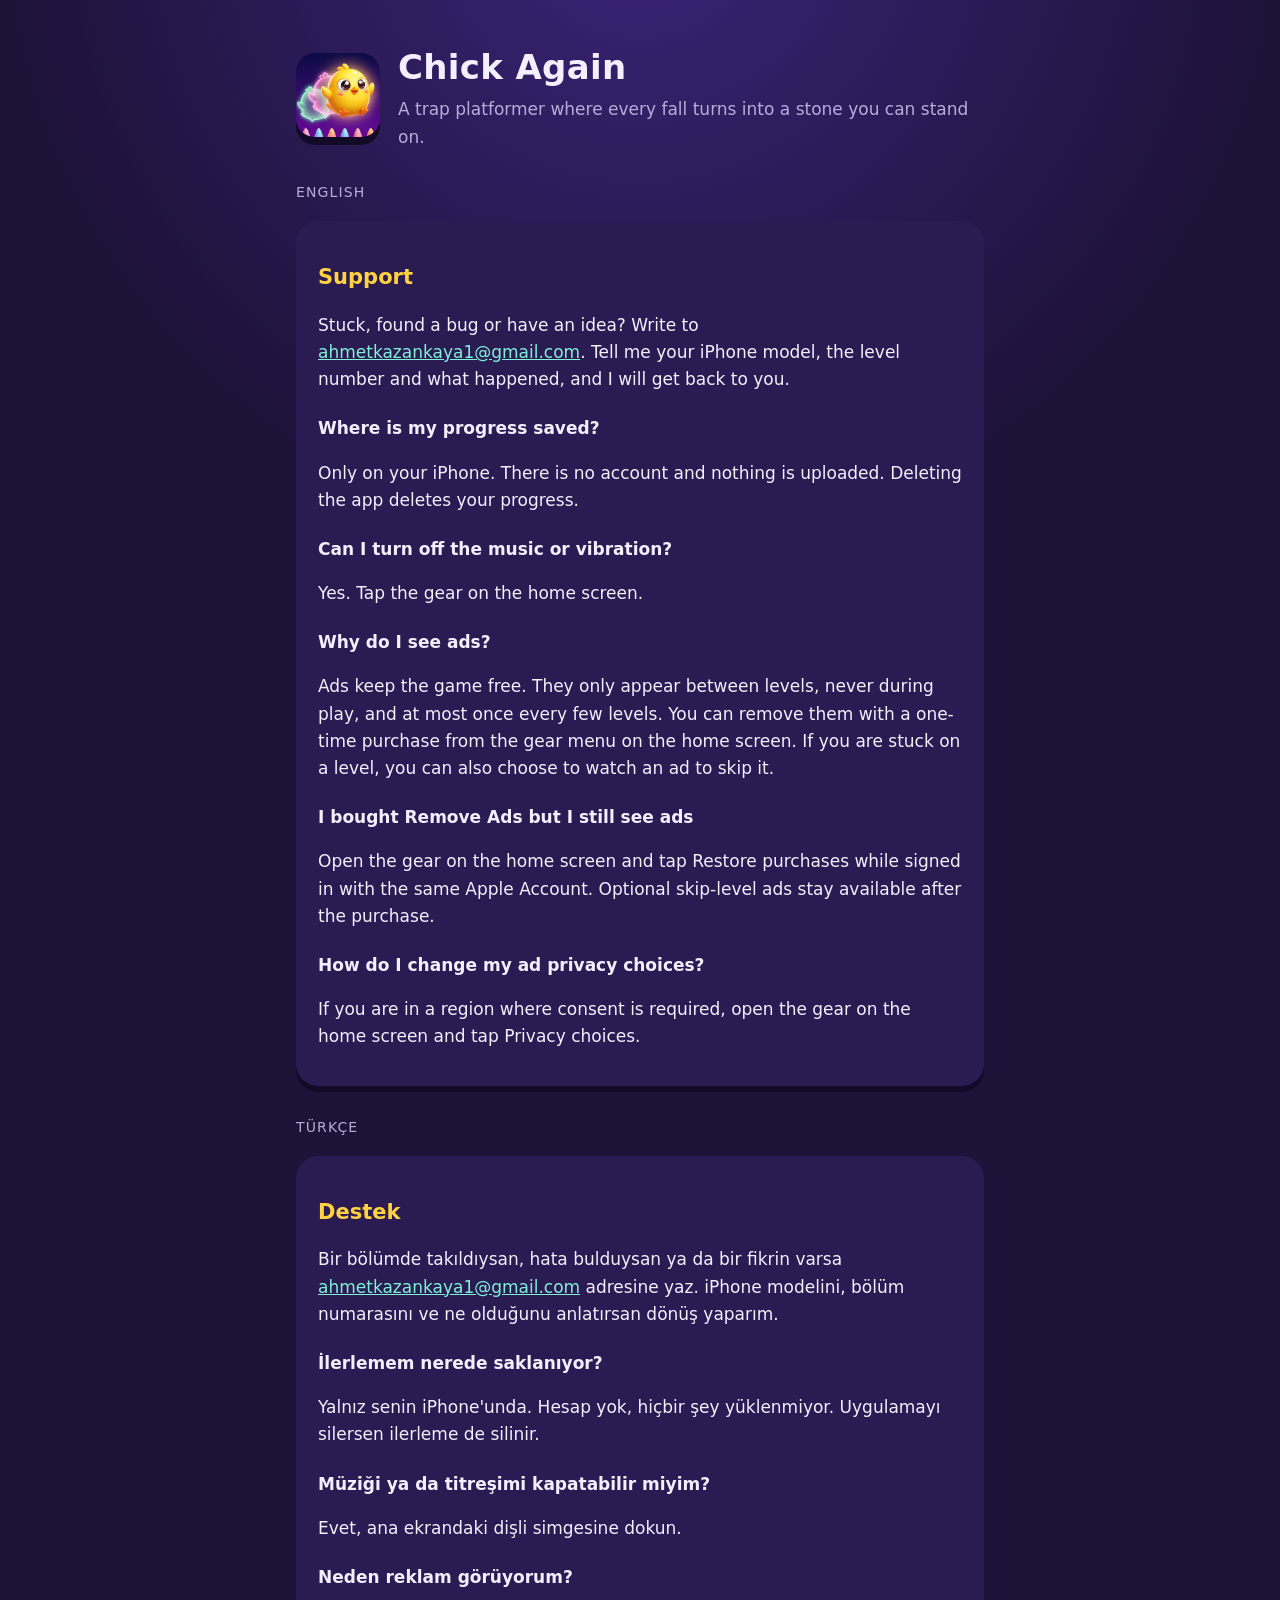
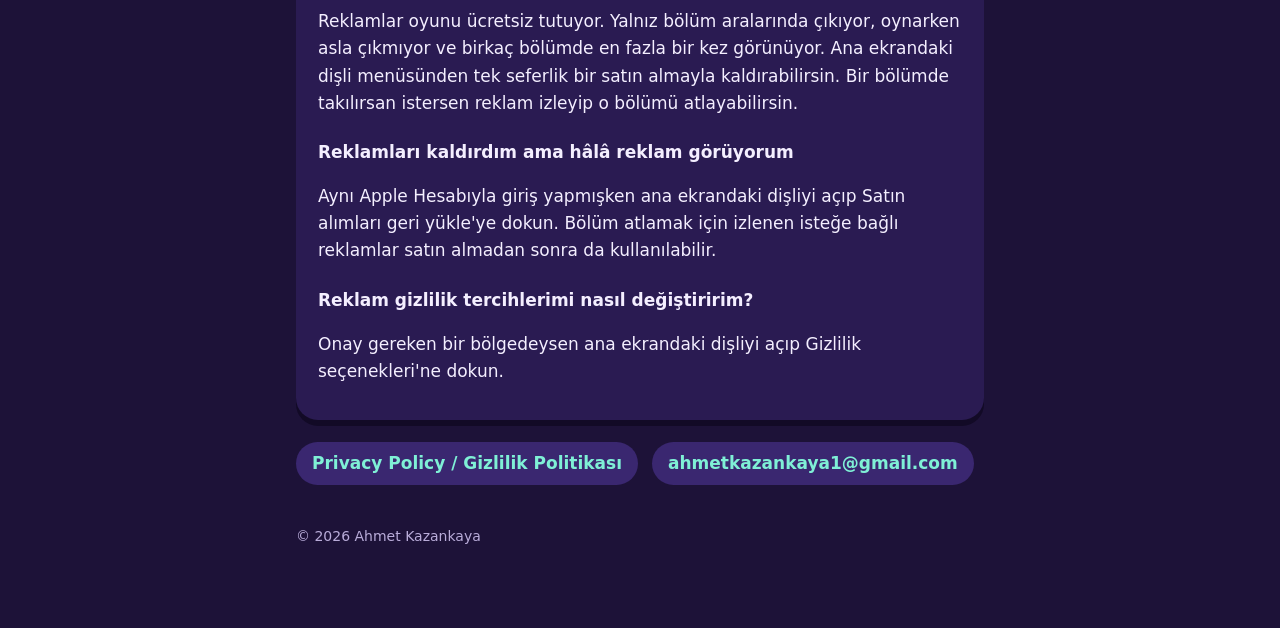
<file: index.html>
<!doctype html>
<html lang="en">
<head>
<meta charset="utf-8">
<meta name="viewport" content="width=device-width, initial-scale=1">
<title>Chick Again Support</title>
<meta name="description" content="Support and contact for Chick Again, a trap platformer for iPhone.">
<link rel="icon" href="icon.png">
<link rel="stylesheet" href="style.css">
</head>
<body>
<main>
  <header>
    <img src="icon.png" alt="Chick Again icon">
    <div>
      <h1>Chick Again</h1>
      <p>A trap platformer where every fall turns into a stone you can stand on.</p>
    </div>
  </header>

  <p class="lang">English</p>
  <section>
    <h2>Support</h2>
    <p>Stuck, found a bug or have an idea? Write to <a href="mailto:ahmetkazankaya1@gmail.com">ahmetkazankaya1@gmail.com</a>. Tell me your iPhone model, the level number and what happened, and I will get back to you.</p>
    <h3>Where is my progress saved?</h3>
    <p>Only on your iPhone. There is no account and nothing is uploaded. Deleting the app deletes your progress.</p>
    <h3>Can I turn off the music or vibration?</h3>
    <p>Yes. Tap the gear on the home screen.</p>
    <h3>Why do I see ads?</h3>
    <p>Ads keep the game free. They only appear between levels, never during play, and at most once every few levels. You can remove them with a one-time purchase from the gear menu on the home screen. If you are stuck on a level, you can also choose to watch an ad to skip it.</p>
    <h3>I bought Remove Ads but I still see ads</h3>
    <p>Open the gear on the home screen and tap Restore purchases while signed in with the same Apple Account. Optional skip-level ads stay available after the purchase.</p>
    <h3>How do I change my ad privacy choices?</h3>
    <p>If you are in a region where consent is required, open the gear on the home screen and tap Privacy choices.</p>
  </section>

  <p class="lang">Türkçe</p>
  <section>
    <h2>Destek</h2>
    <p>Bir bölümde takıldıysan, hata bulduysan ya da bir fikrin varsa <a href="mailto:ahmetkazankaya1@gmail.com">ahmetkazankaya1@gmail.com</a> adresine yaz. iPhone modelini, bölüm numarasını ve ne olduğunu anlatırsan dönüş yaparım.</p>
    <h3>İlerlemem nerede saklanıyor?</h3>
    <p>Yalnız senin iPhone'unda. Hesap yok, hiçbir şey yüklenmiyor. Uygulamayı silersen ilerleme de silinir.</p>
    <h3>Müziği ya da titreşimi kapatabilir miyim?</h3>
    <p>Evet, ana ekrandaki dişli simgesine dokun.</p>
    <h3>Neden reklam görüyorum?</h3>
    <p>Reklamlar oyunu ücretsiz tutuyor. Yalnız bölüm aralarında çıkıyor, oynarken asla çıkmıyor ve birkaç bölümde en fazla bir kez görünüyor. Ana ekrandaki dişli menüsünden tek seferlik bir satın almayla kaldırabilirsin. Bir bölümde takılırsan istersen reklam izleyip o bölümü atlayabilirsin.</p>
    <h3>Reklamları kaldırdım ama hâlâ reklam görüyorum</h3>
    <p>Aynı Apple Hesabıyla giriş yapmışken ana ekrandaki dişliyi açıp Satın alımları geri yükle'ye dokun. Bölüm atlamak için izlenen isteğe bağlı reklamlar satın almadan sonra da kullanılabilir.</p>
    <h3>Reklam gizlilik tercihlerimi nasıl değiştiririm?</h3>
    <p>Onay gereken bir bölgedeysen ana ekrandaki dişliyi açıp Gizlilik seçenekleri'ne dokun.</p>
  </section>

  <nav>
    <a href="privacy.html">Privacy Policy / Gizlilik Politikası</a>
    <a href="mailto:ahmetkazankaya1@gmail.com">ahmetkazankaya1@gmail.com</a>
  </nav>
  <footer>© 2026 Ahmet Kazankaya</footer>
</main>
</body>
</html>
</file>
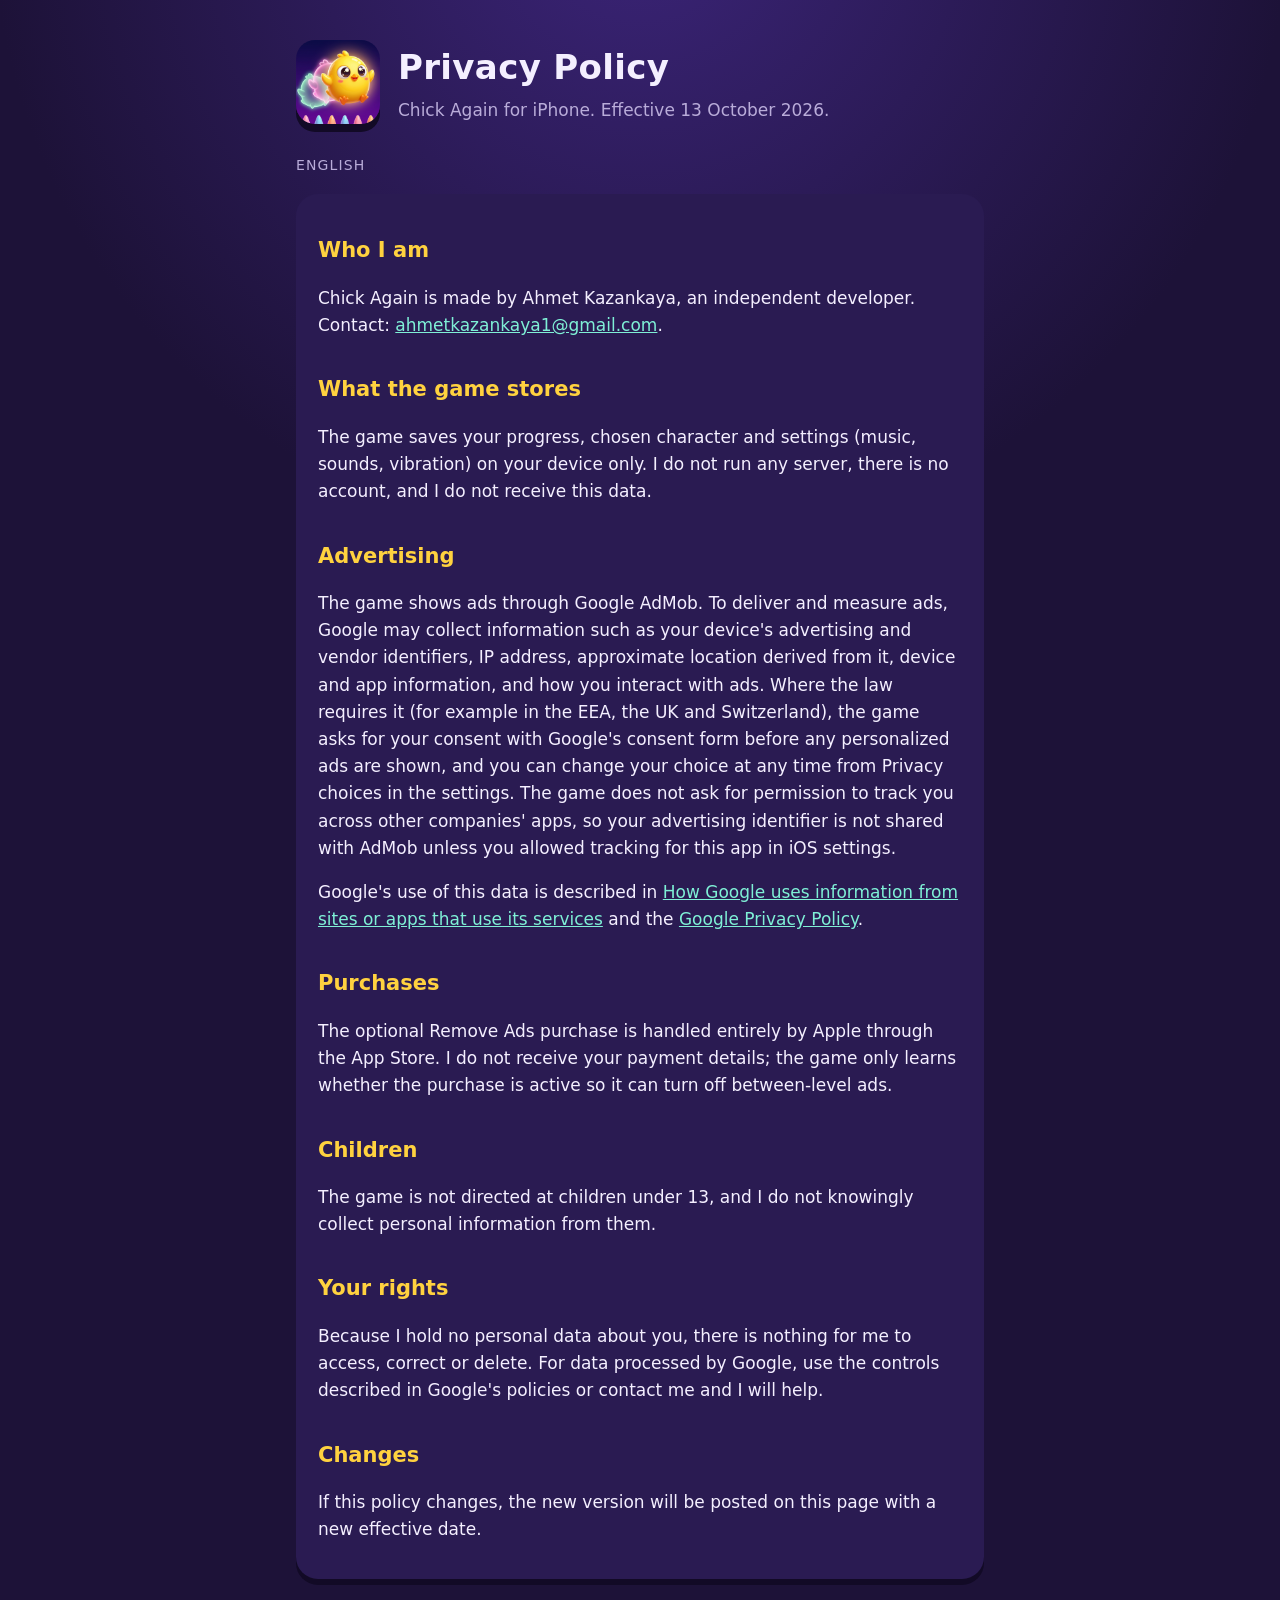
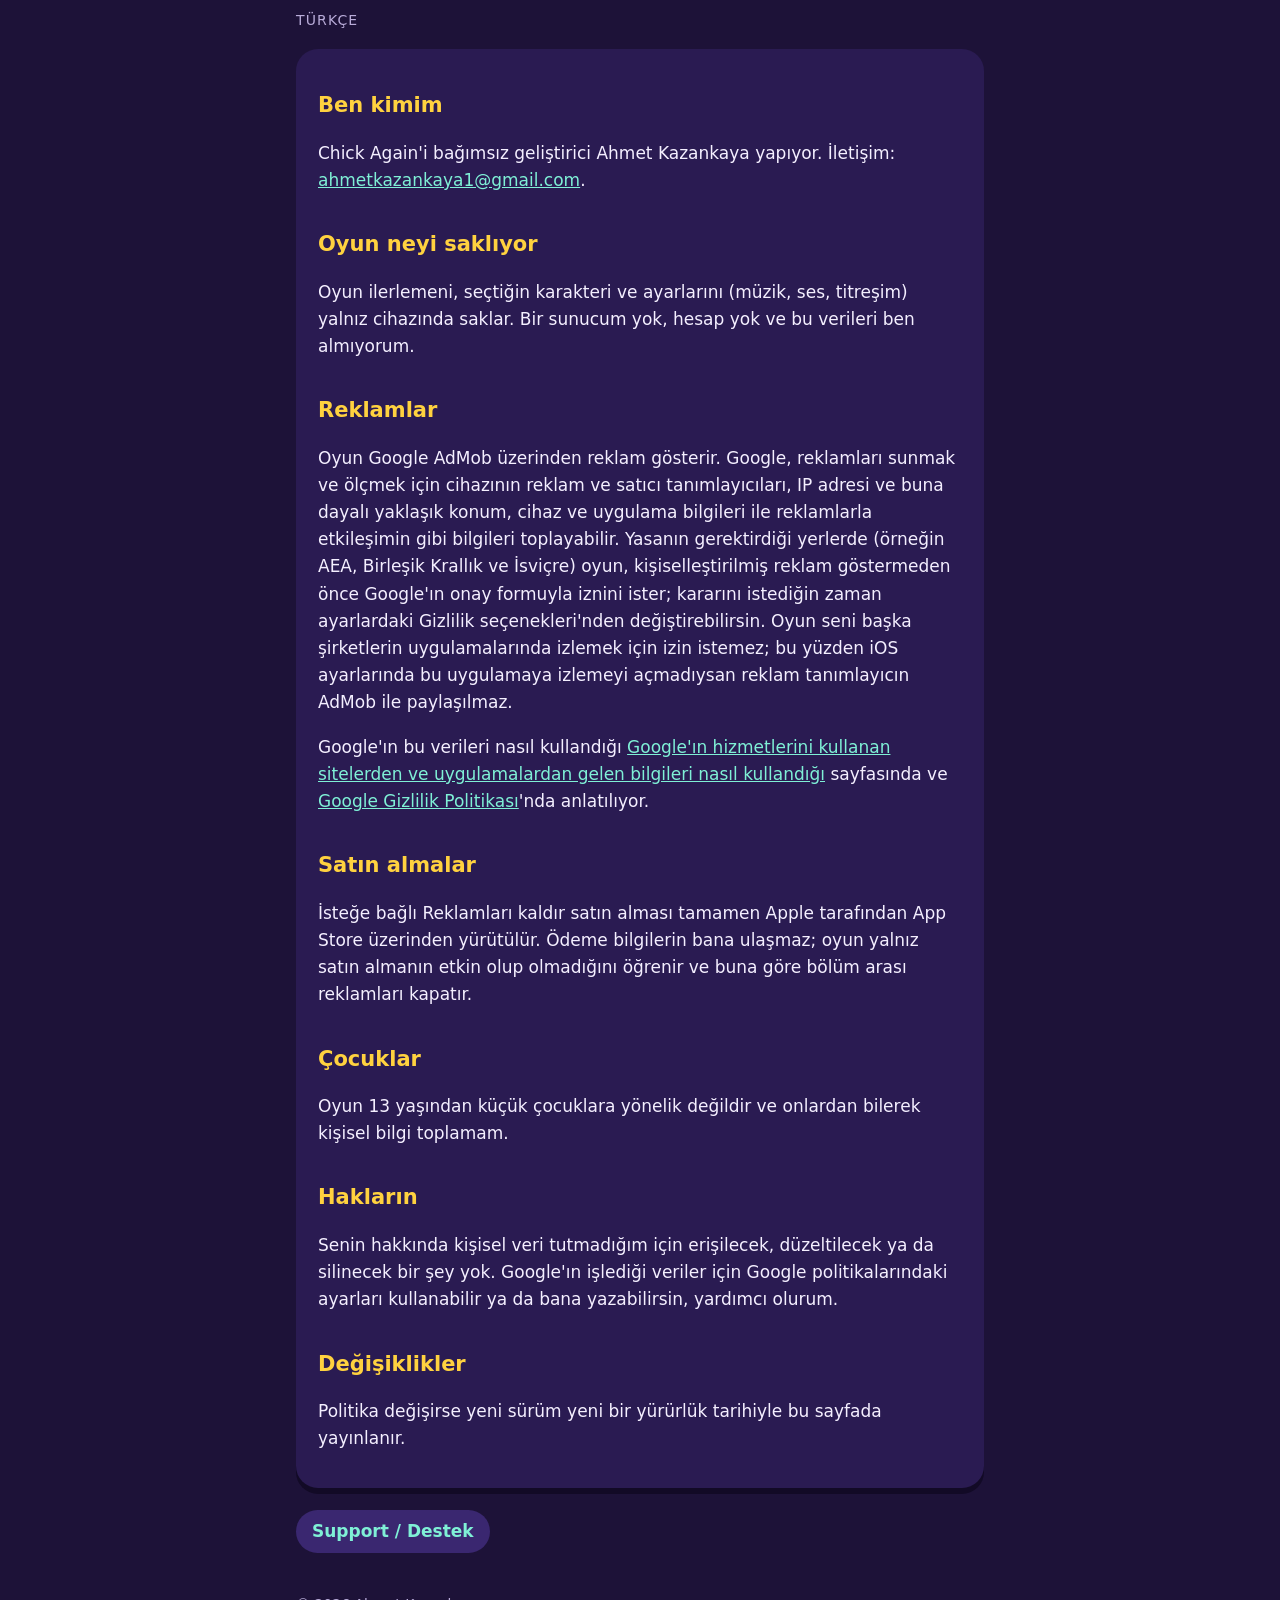
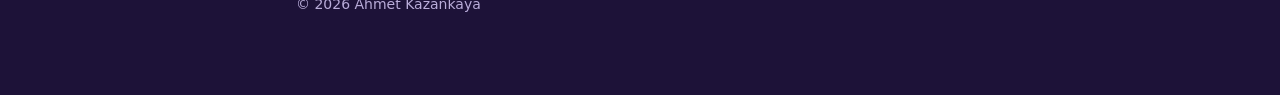
<file: privacy.html>
<!doctype html>
<html lang="en">
<head>
<meta charset="utf-8">
<meta name="viewport" content="width=device-width, initial-scale=1">
<title>Chick Again Privacy</title>
<meta name="description" content="Privacy policy for the Chick Again iPhone game.">
<link rel="icon" href="icon.png">
<link rel="stylesheet" href="style.css">
</head>
<body>
<main>
  <header>
    <img src="icon.png" alt="Chick Again icon">
    <div>
      <h1>Privacy Policy</h1>
      <p>Chick Again for iPhone. Effective 13 October 2026.</p>
    </div>
  </header>

  <p class="lang">English</p>
  <section>
    <h2>Who I am</h2>
    <p>Chick Again is made by Ahmet Kazankaya, an independent developer. Contact: <a href="mailto:ahmetkazankaya1@gmail.com">ahmetkazankaya1@gmail.com</a>.</p>

    <h2>What the game stores</h2>
    <p>The game saves your progress, chosen character and settings (music, sounds, vibration) on your device only. I do not run any server, there is no account, and I do not receive this data.</p>

    <h2>Advertising</h2>
    <p>The game shows ads through Google AdMob. To deliver and measure ads, Google may collect information such as your device's advertising and vendor identifiers, IP address, approximate location derived from it, device and app information, and how you interact with ads. Where the law requires it (for example in the EEA, the UK and Switzerland), the game asks for your consent with Google's consent form before any personalized ads are shown, and you can change your choice at any time from Privacy choices in the settings. The game does not ask for permission to track you across other companies' apps, so your advertising identifier is not shared with AdMob unless you allowed tracking for this app in iOS settings.</p>
    <p>Google's use of this data is described in <a href="https://policies.google.com/technologies/partner-sites">How Google uses information from sites or apps that use its services</a> and the <a href="https://policies.google.com/privacy">Google Privacy Policy</a>.</p>

    <h2>Purchases</h2>
    <p>The optional Remove Ads purchase is handled entirely by Apple through the App Store. I do not receive your payment details; the game only learns whether the purchase is active so it can turn off between-level ads.</p>

    <h2>Children</h2>
    <p>The game is not directed at children under 13, and I do not knowingly collect personal information from them.</p>

    <h2>Your rights</h2>
    <p>Because I hold no personal data about you, there is nothing for me to access, correct or delete. For data processed by Google, use the controls described in Google's policies or contact me and I will help.</p>

    <h2>Changes</h2>
    <p>If this policy changes, the new version will be posted on this page with a new effective date.</p>
  </section>

  <p class="lang">Türkçe</p>
  <section>
    <h2>Ben kimim</h2>
    <p>Chick Again'i bağımsız geliştirici Ahmet Kazankaya yapıyor. İletişim: <a href="mailto:ahmetkazankaya1@gmail.com">ahmetkazankaya1@gmail.com</a>.</p>

    <h2>Oyun neyi saklıyor</h2>
    <p>Oyun ilerlemeni, seçtiğin karakteri ve ayarlarını (müzik, ses, titreşim) yalnız cihazında saklar. Bir sunucum yok, hesap yok ve bu verileri ben almıyorum.</p>

    <h2>Reklamlar</h2>
    <p>Oyun Google AdMob üzerinden reklam gösterir. Google, reklamları sunmak ve ölçmek için cihazının reklam ve satıcı tanımlayıcıları, IP adresi ve buna dayalı yaklaşık konum, cihaz ve uygulama bilgileri ile reklamlarla etkileşimin gibi bilgileri toplayabilir. Yasanın gerektirdiği yerlerde (örneğin AEA, Birleşik Krallık ve İsviçre) oyun, kişiselleştirilmiş reklam göstermeden önce Google'ın onay formuyla iznini ister; kararını istediğin zaman ayarlardaki Gizlilik seçenekleri'nden değiştirebilirsin. Oyun seni başka şirketlerin uygulamalarında izlemek için izin istemez; bu yüzden iOS ayarlarında bu uygulamaya izlemeyi açmadıysan reklam tanımlayıcın AdMob ile paylaşılmaz.</p>
    <p>Google'ın bu verileri nasıl kullandığı <a href="https://policies.google.com/technologies/partner-sites?hl=tr">Google'ın hizmetlerini kullanan sitelerden ve uygulamalardan gelen bilgileri nasıl kullandığı</a> sayfasında ve <a href="https://policies.google.com/privacy?hl=tr">Google Gizlilik Politikası</a>'nda anlatılıyor.</p>

    <h2>Satın almalar</h2>
    <p>İsteğe bağlı Reklamları kaldır satın alması tamamen Apple tarafından App Store üzerinden yürütülür. Ödeme bilgilerin bana ulaşmaz; oyun yalnız satın almanın etkin olup olmadığını öğrenir ve buna göre bölüm arası reklamları kapatır.</p>

    <h2>Çocuklar</h2>
    <p>Oyun 13 yaşından küçük çocuklara yönelik değildir ve onlardan bilerek kişisel bilgi toplamam.</p>

    <h2>Hakların</h2>
    <p>Senin hakkında kişisel veri tutmadığım için erişilecek, düzeltilecek ya da silinecek bir şey yok. Google'ın işlediği veriler için Google politikalarındaki ayarları kullanabilir ya da bana yazabilirsin, yardımcı olurum.</p>

    <h2>Değişiklikler</h2>
    <p>Politika değişirse yeni sürüm yeni bir yürürlük tarihiyle bu sayfada yayınlanır.</p>
  </section>

  <nav>
    <a href="index.html">Support / Destek</a>
  </nav>
  <footer>© 2026 Ahmet Kazankaya</footer>
</main>
</body>
</html>
</file>
<file: style.css>
:root {
  --bg: #1d1238;
  --panel: #2a1b52;
  --ink: #f4efff;
  --muted: #b9acd9;
  --accent: #ffd23f;
  --link: #7ff0d6;
  color-scheme: dark;
}
* { box-sizing: border-box; }
body {
  margin: 0;
  background: radial-gradient(circle at 50% -10%, #3b2478 0%, var(--bg) 55%) fixed, var(--bg);
  color: var(--ink);
  font: 17px/1.6 ui-rounded, "SF Pro Rounded", system-ui, -apple-system, "Segoe UI", sans-serif;
}
main { max-width: 720px; margin: 0 auto; padding: 40px 16px 80px; }
header { display: flex; align-items: center; gap: 18px; margin-bottom: 28px; }
header img { width: 84px; height: 84px; border-radius: 19px; box-shadow: 0 8px 0 #120a26; }
h1 { margin: 0; font-size: 34px; font-weight: 900; letter-spacing: 0.01em; }
header p { margin: 2px 0 0; color: var(--muted); }
h2 { font-size: 21px; font-weight: 800; margin: 34px 0 8px; color: var(--accent); }
h3 { font-size: 17px; margin: 22px 0 4px; }
section { background: var(--panel); border-radius: 22px; padding: 6px 22px 18px; margin-top: 18px; box-shadow: 0 6px 0 #120a26; }
a { color: var(--link); }
nav { display: flex; gap: 14px; flex-wrap: wrap; margin-top: 22px; }
nav a { background: #3a2770; border-radius: 999px; padding: 8px 16px; text-decoration: none; font-weight: 700; }
.lang { color: var(--muted); font-size: 14px; text-transform: uppercase; letter-spacing: 0.08em; margin: 30px 0 0; }
footer { margin-top: 40px; color: var(--muted); font-size: 14px; }
</file>
